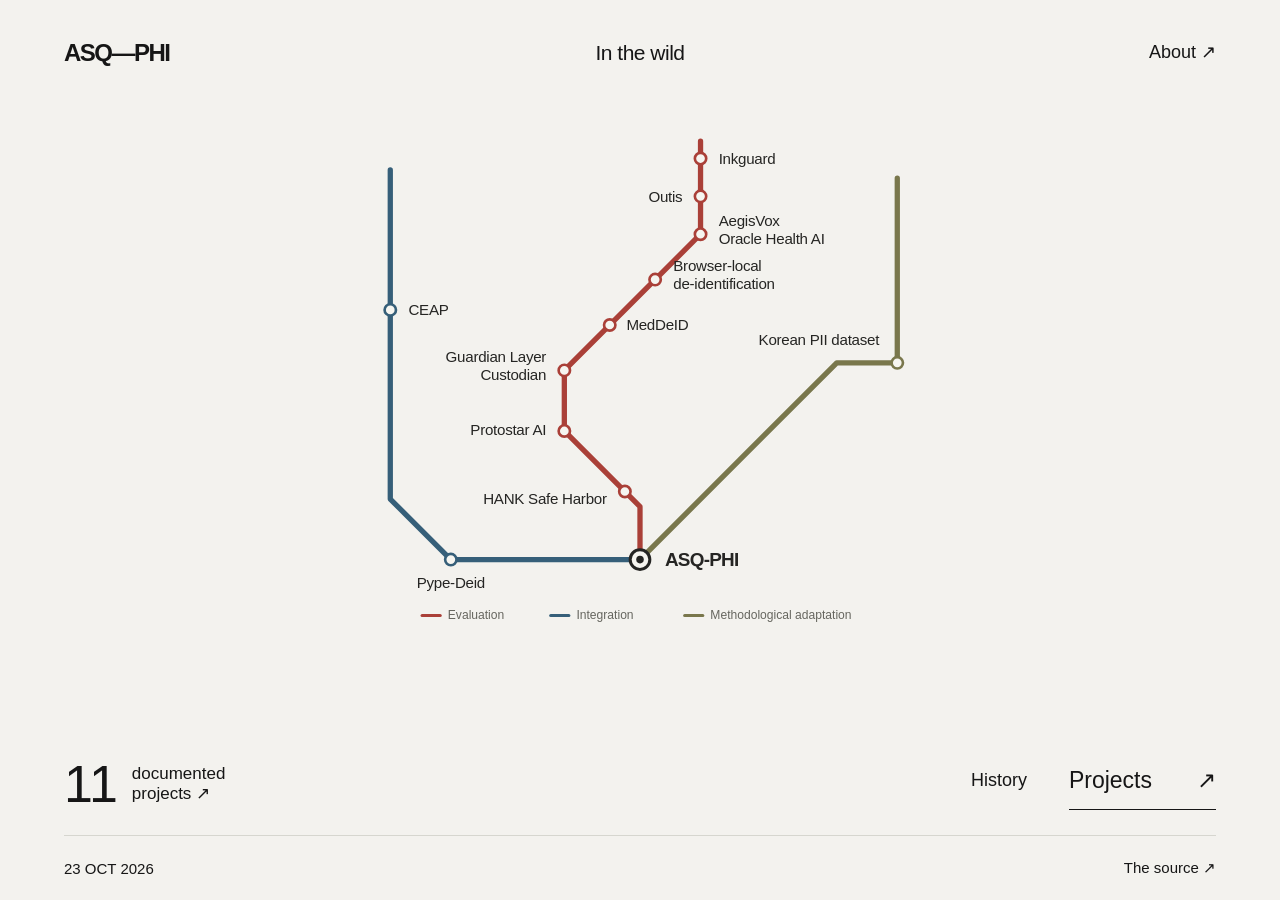
<file: index.html>
<!doctype html>
<html lang="en"><head><meta charset="utf-8"><meta name="viewport" content="width=device-width,initial-scale=1"><meta property="og:title" content="ASQ-PHI — In the Wild"><meta property="og:description" content="A source-linked map of ASQ-PHI research and software reuse."><meta property="og:type" content="website"><meta name="theme-color" content="#f3f2ee"><meta name="description" content="A growing, source-linked record of ASQ-PHI reuse."><title>ASQ-PHI — In the Wild</title><link rel="stylesheet" href="styles.css?v=20261023-2"></head>
<body><a class="skip" href="#evidence">Explore the evidence</a><div class="gallery"><header><a class="wordmark" href="#" aria-label="ASQ-PHI home">ASQ—PHI</a><span class="gallery-title">In the wild</span><button class="quiet" id="about-button">About ↗</button></header><main><div class="artwork" id="artwork"><canvas id="sculpture" aria-label="Eleven documented projects. Select a station for its project and sources." role="img"></canvas><div id="flat-art" hidden aria-hidden="true"></div><div id="art-hover" class="art-hover" aria-live="polite" hidden></div></div><div class="bottom-line"><button id="count-button" class="count-block" aria-label="Explore eleven documented reuse projects"><strong id="project-count">11</strong><span>documented<br>projects ↗</span></button><div class="bottom-actions"><button class="quiet" id="history-button">History</button><button class="evidence-button" id="evidence">Projects <span>↗</span></button></div></div></main><footer><span id="as-of">23 OCT 2026</span><a href="https://github.com/JamesWeatherhead/asq-phi">The source ↗</a></footer></div><dialog id="panel" aria-labelledby="panel-title"><div class="panel-top"><button id="panel-back" class="quiet" hidden>← Projects</button><span id="panel-kicker">THE RECORD</span><button id="panel-close" aria-label="Close panel">×</button></div><div id="panel-body"></div></dialog><noscript><div class="no-script">Explore the <a href="audit-report.html">research record and sources</a>.</div></noscript><script type="module" src="app.js?v=20261023-2"></script></body></html>
</file>
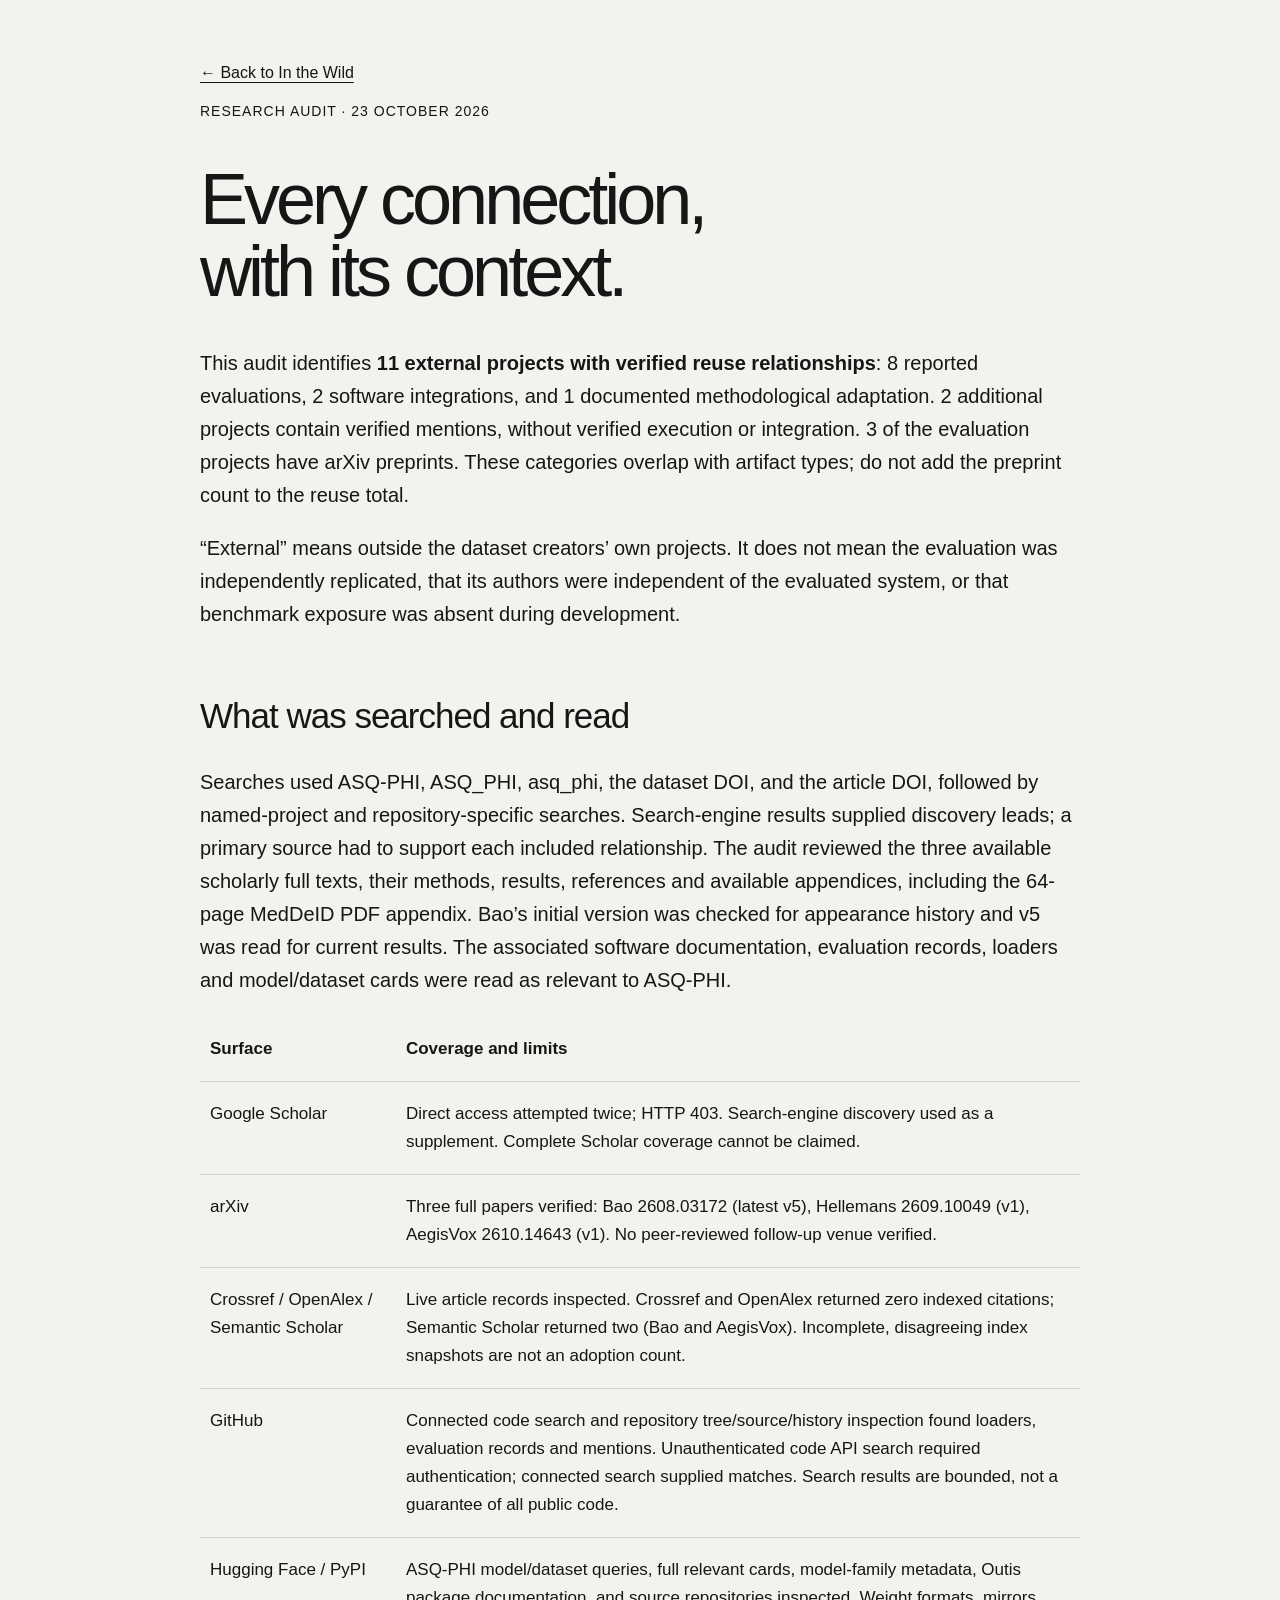
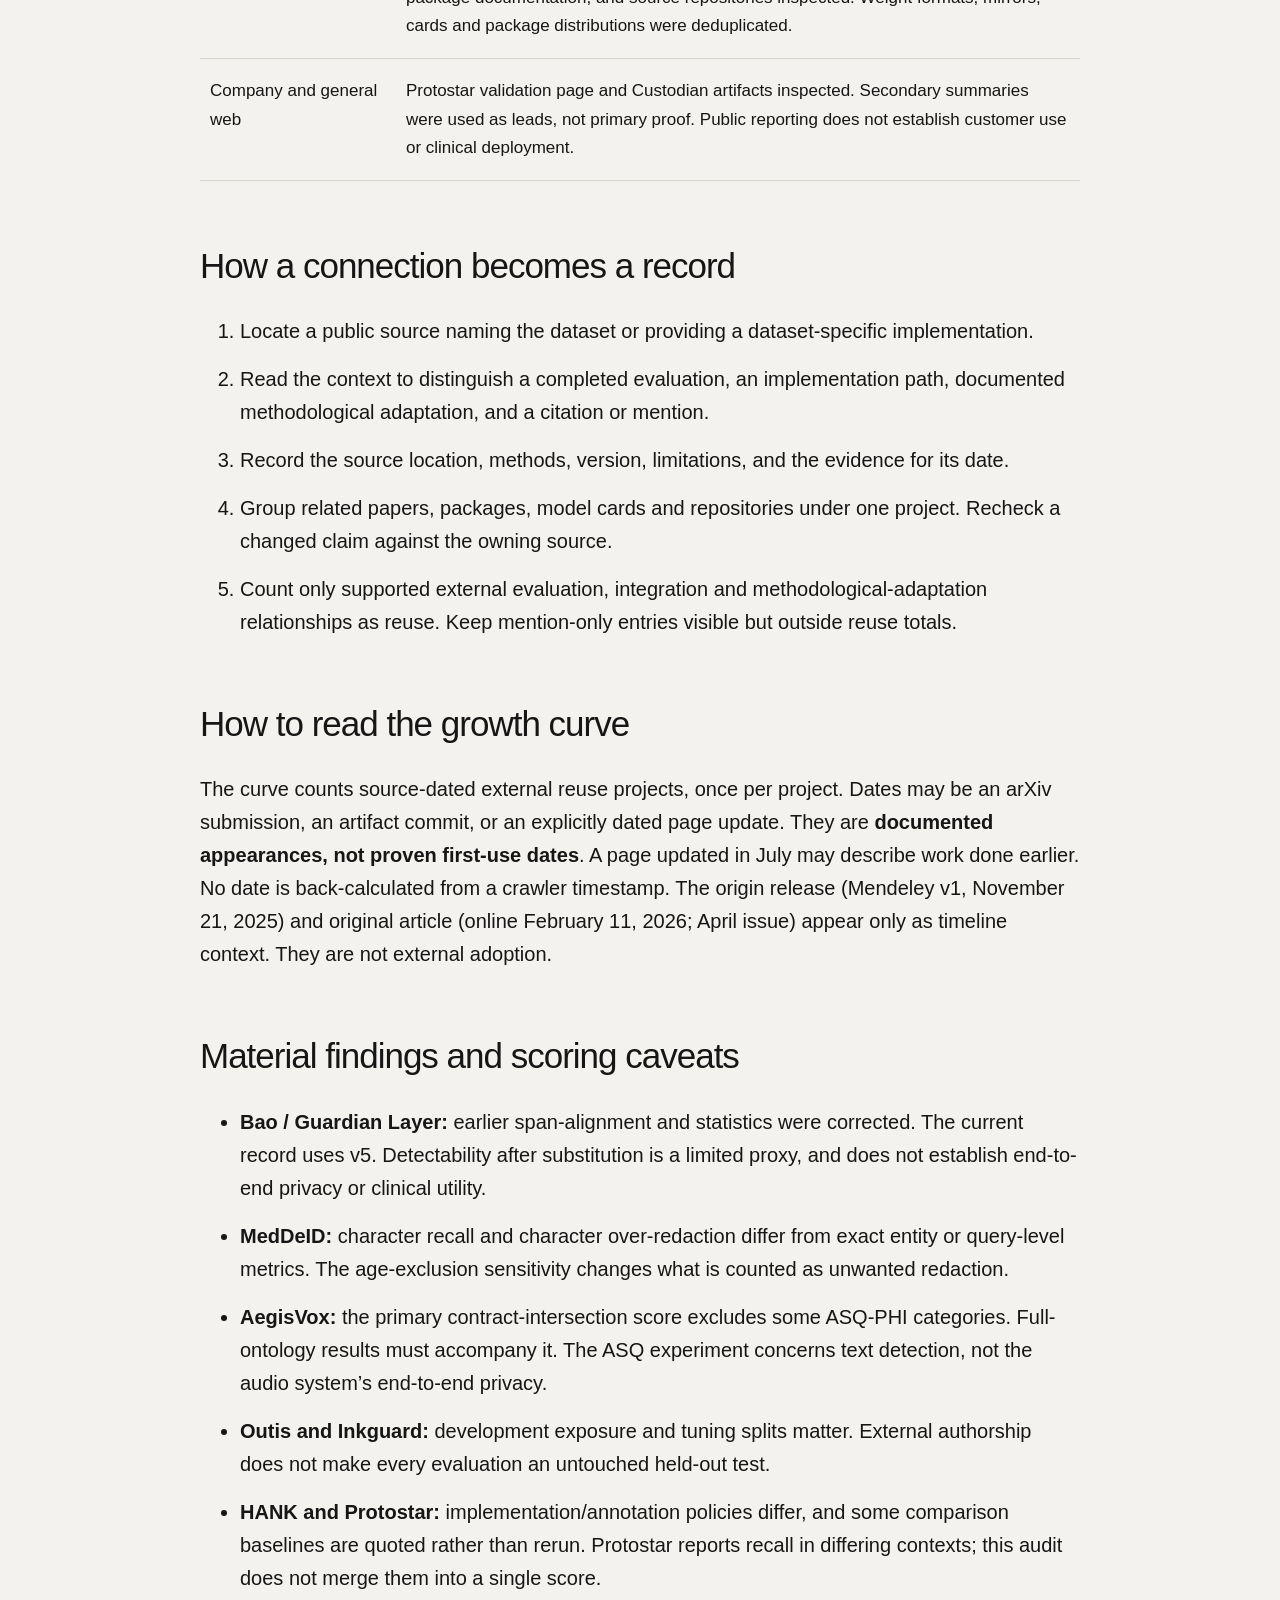
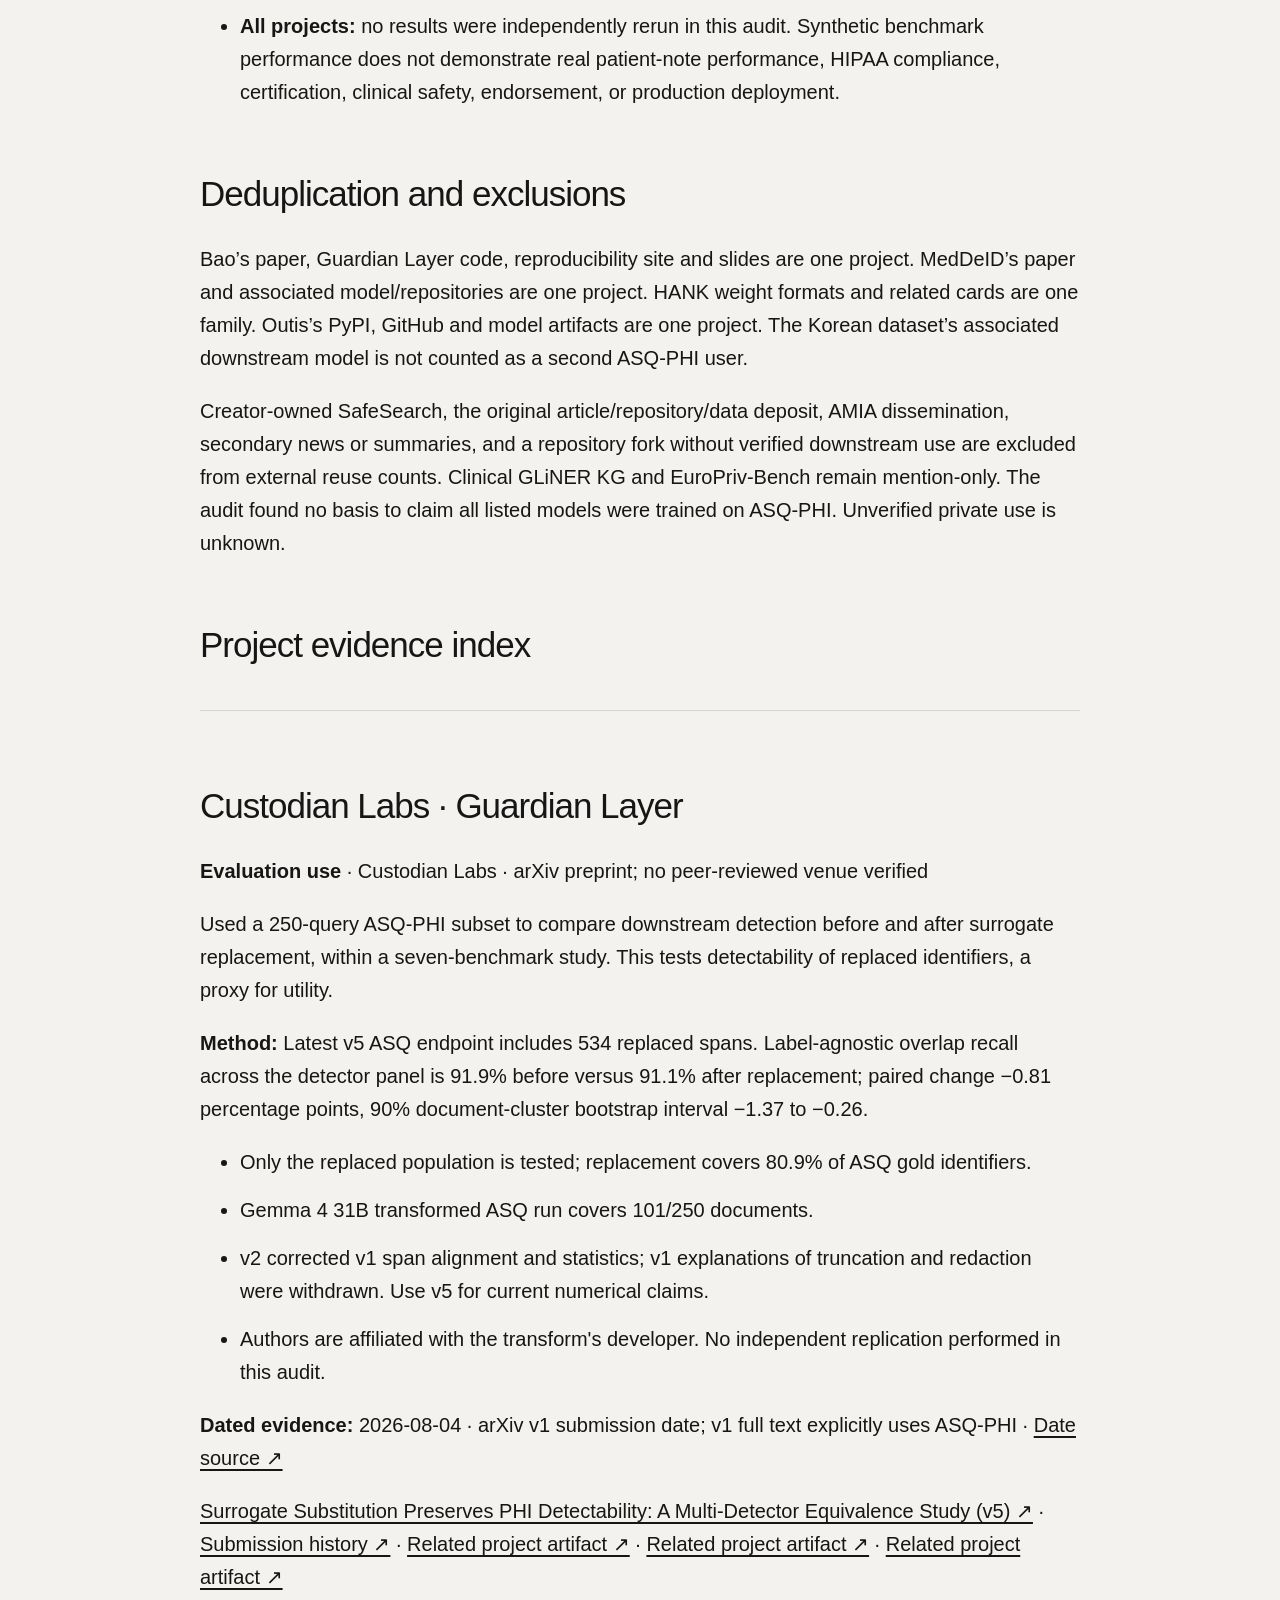
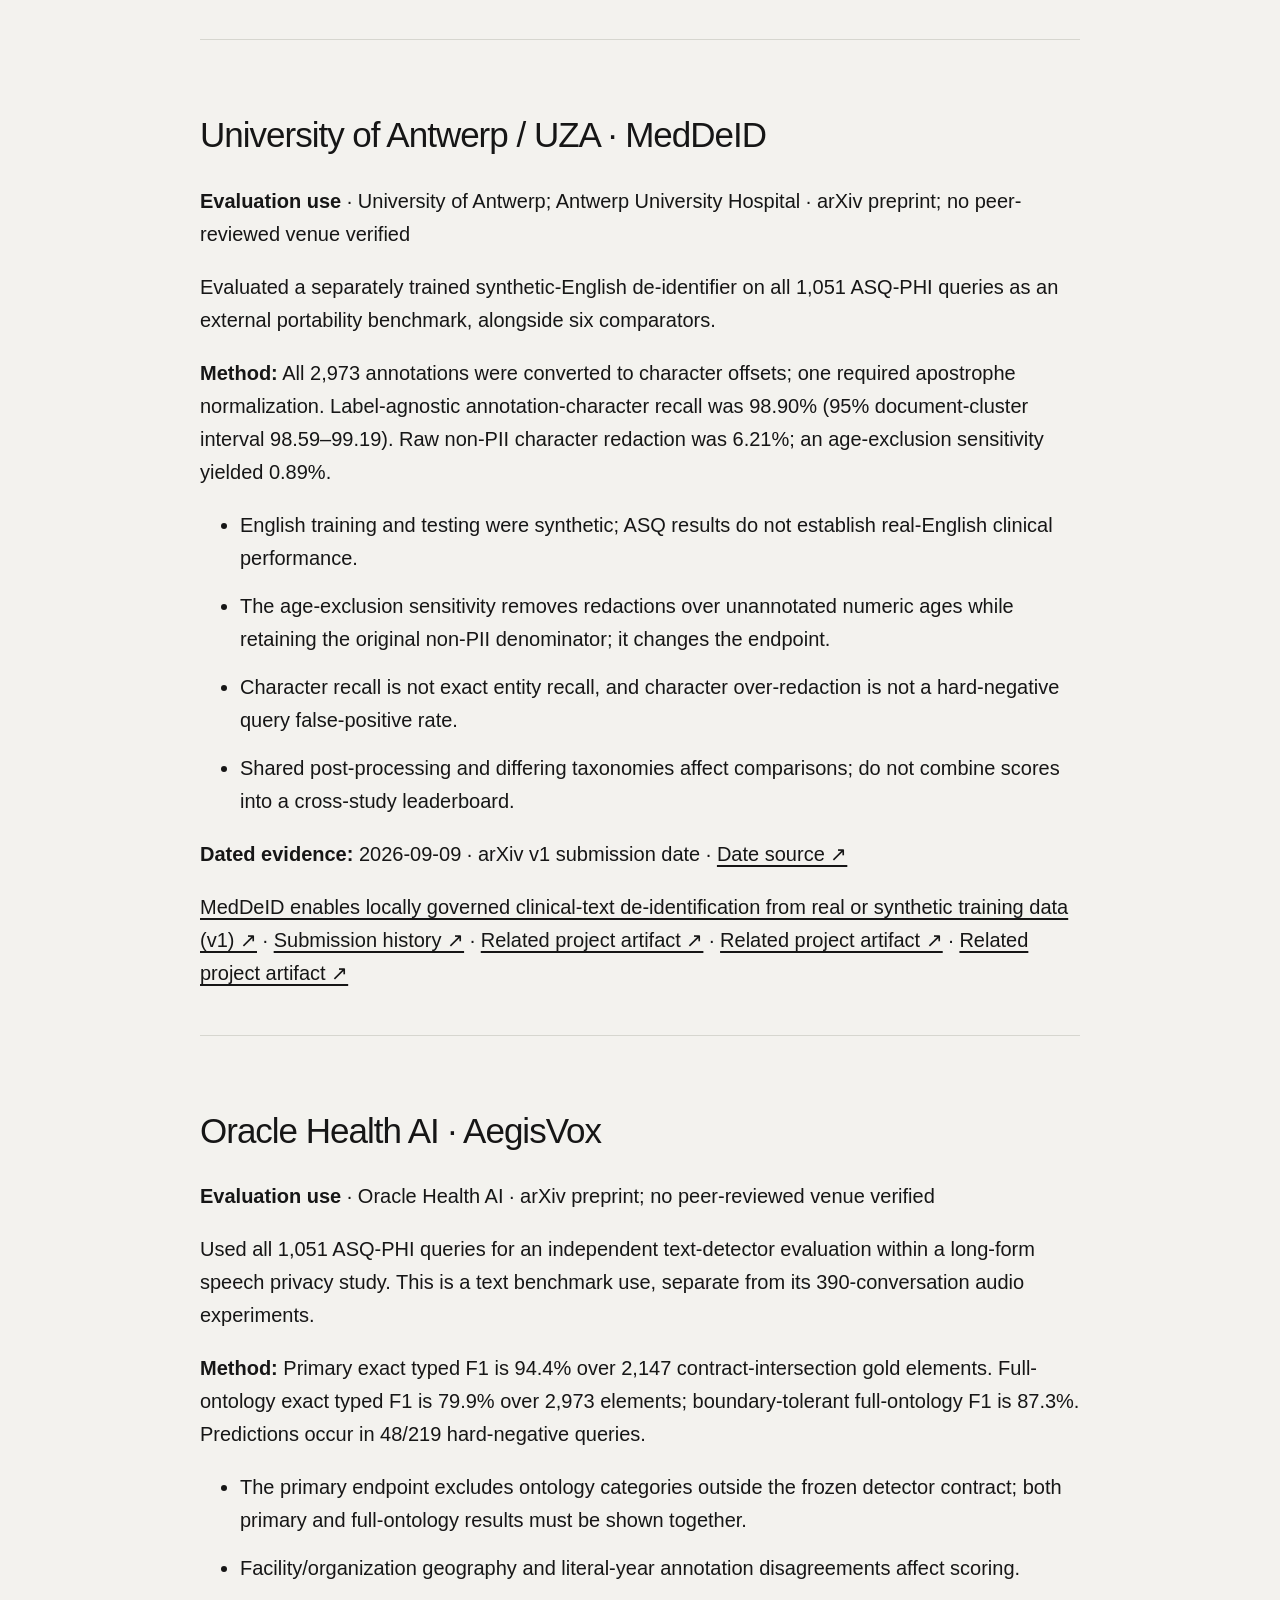
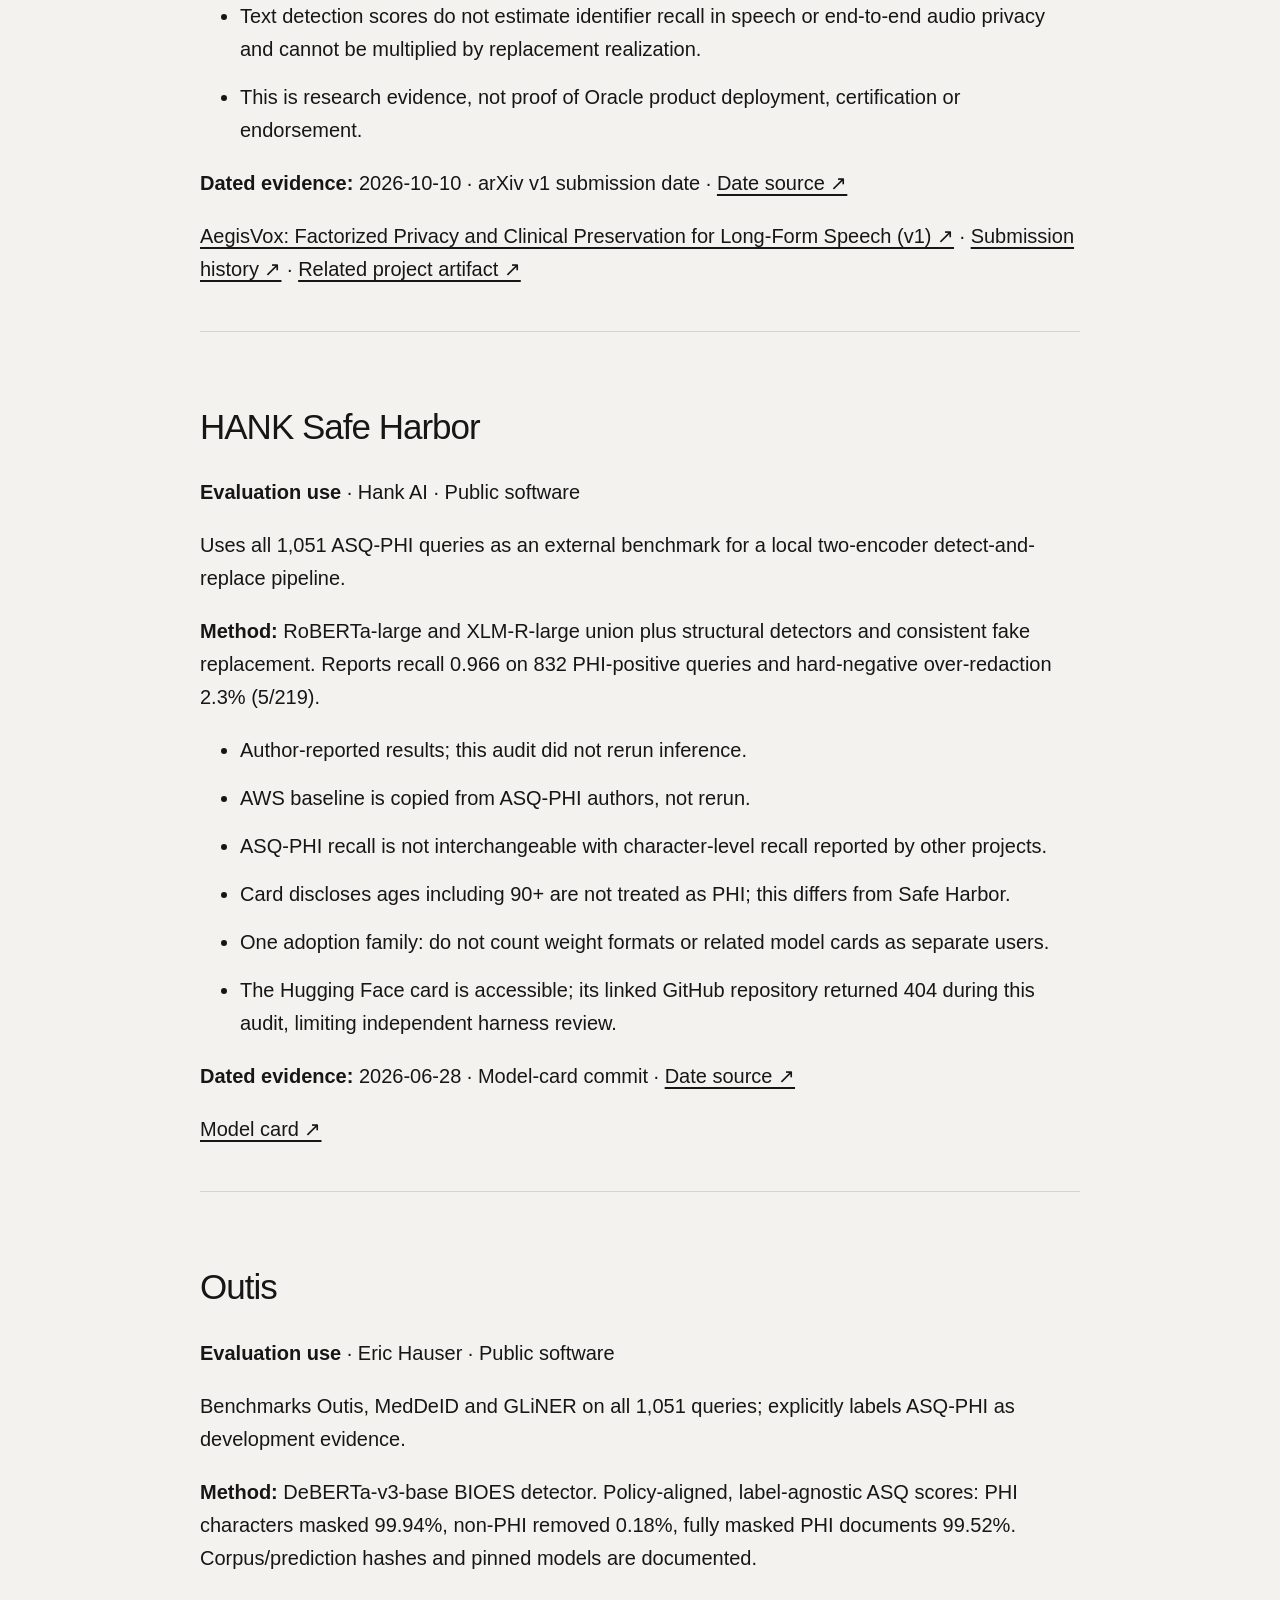
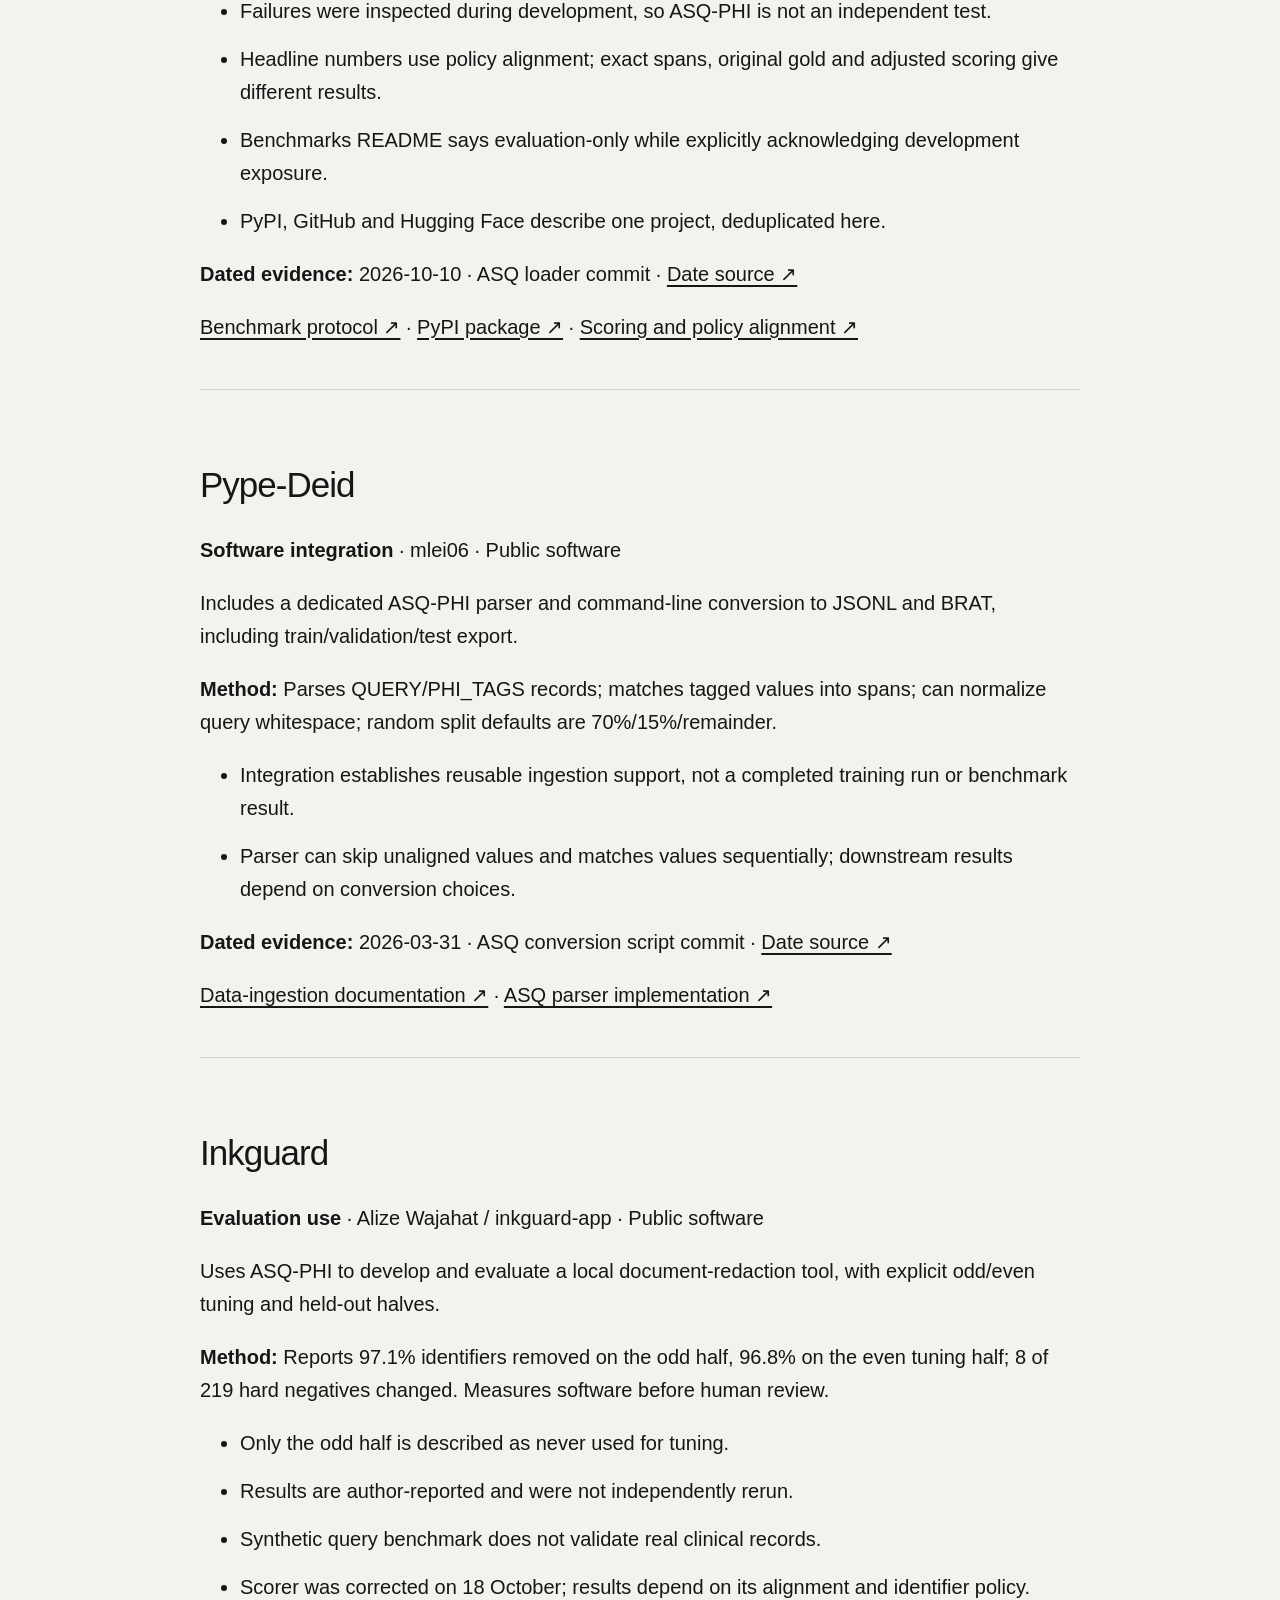
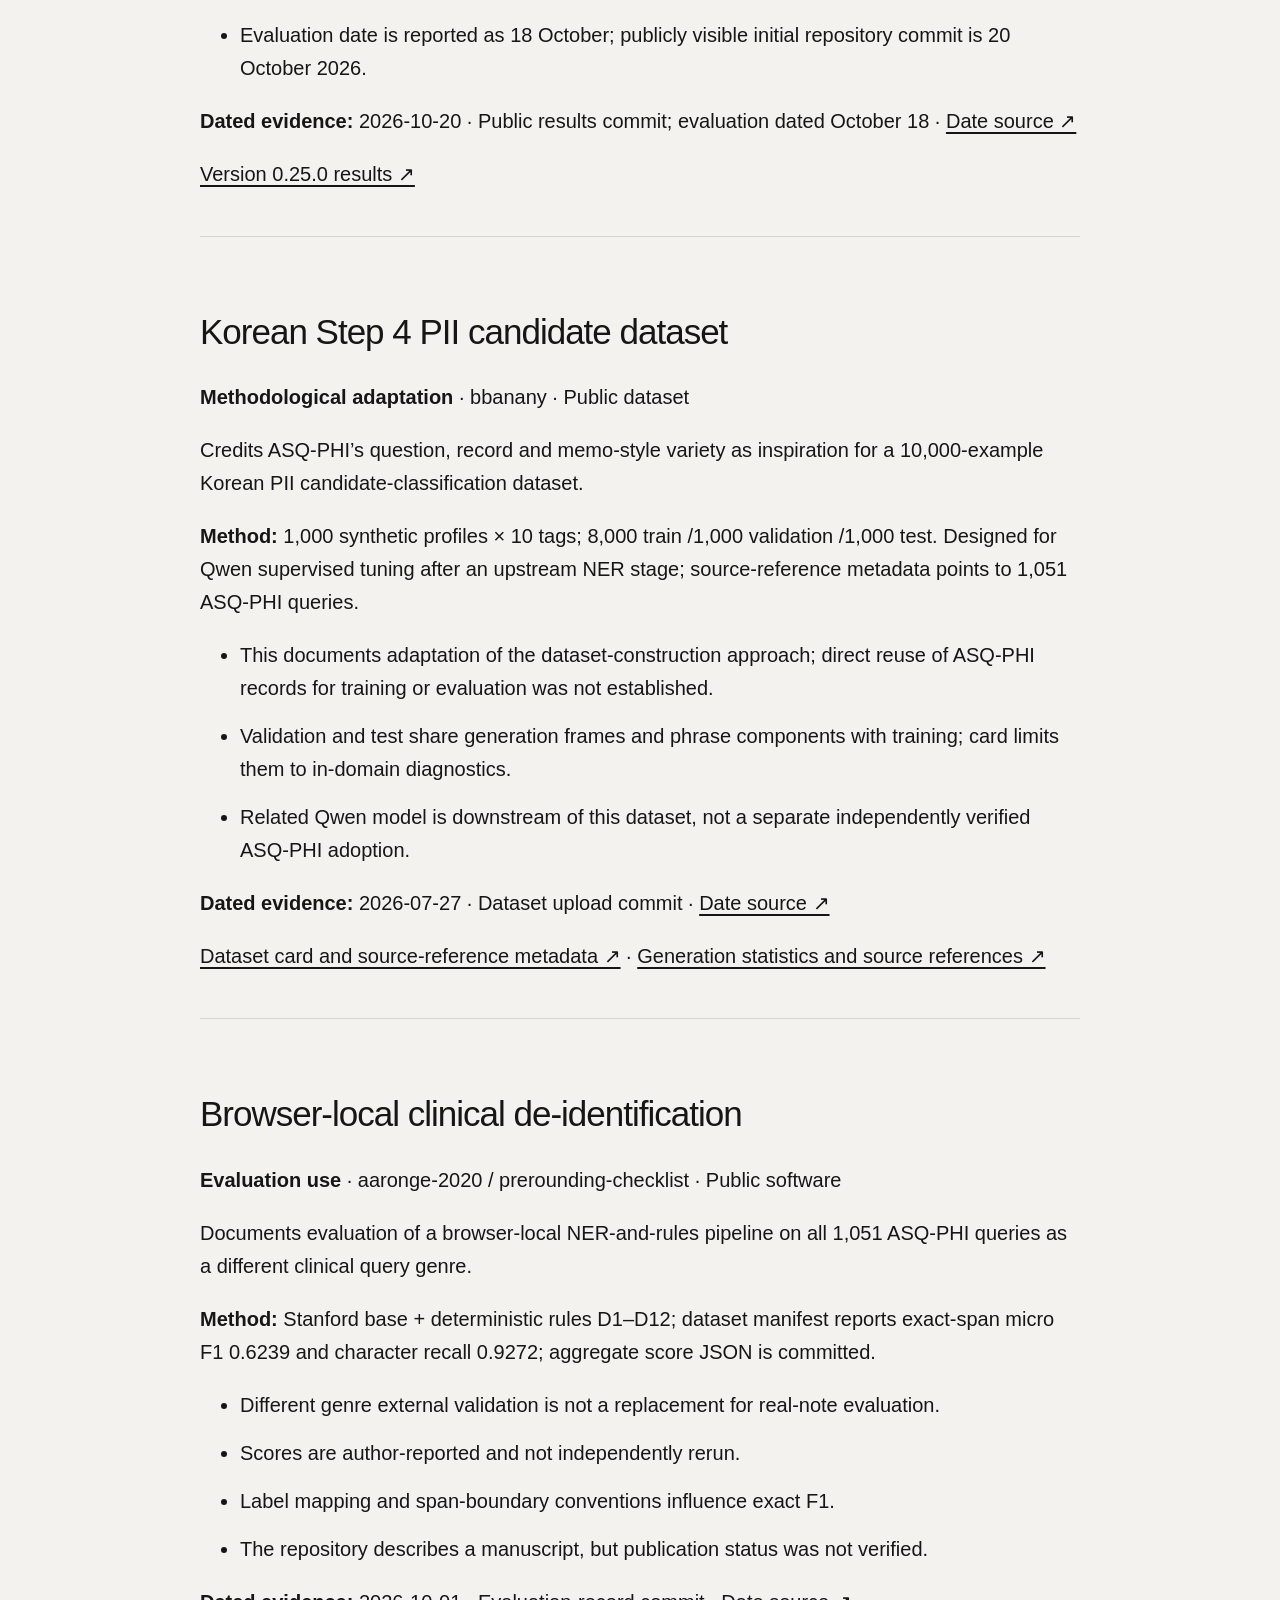
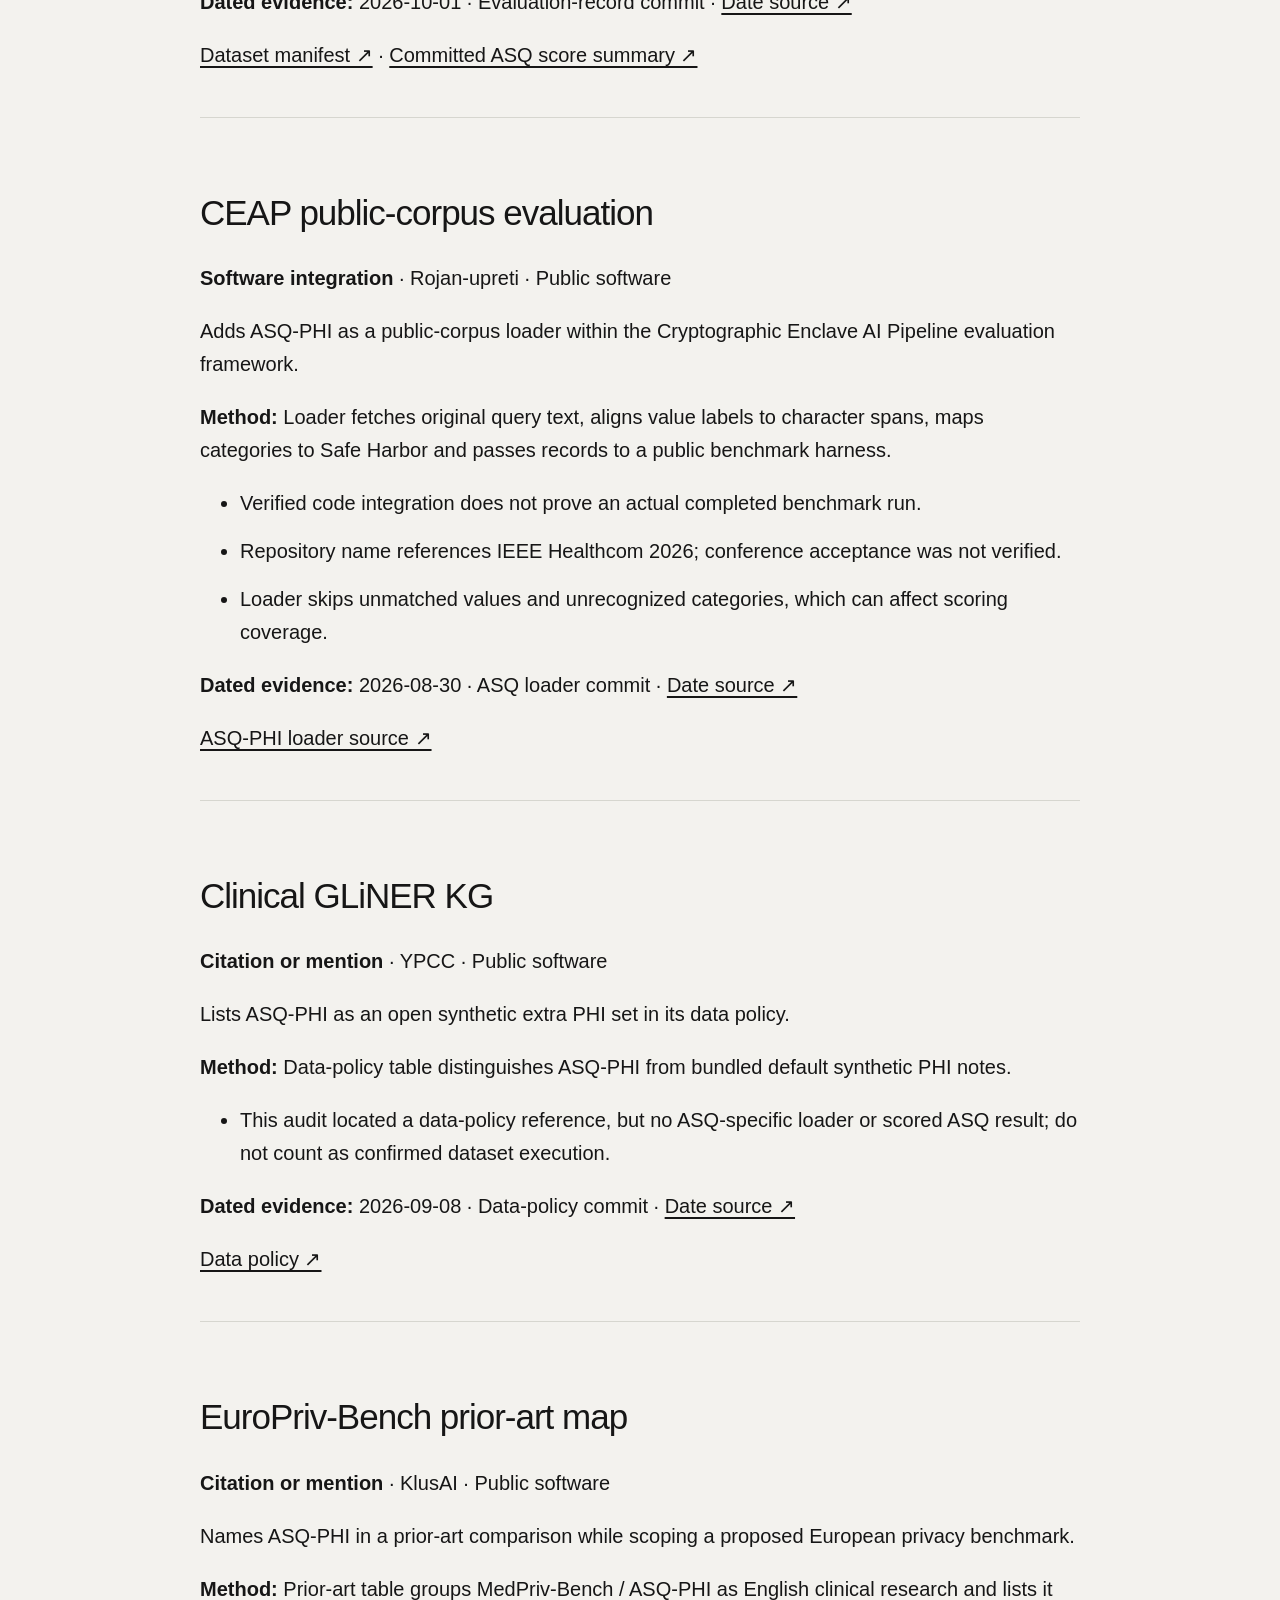
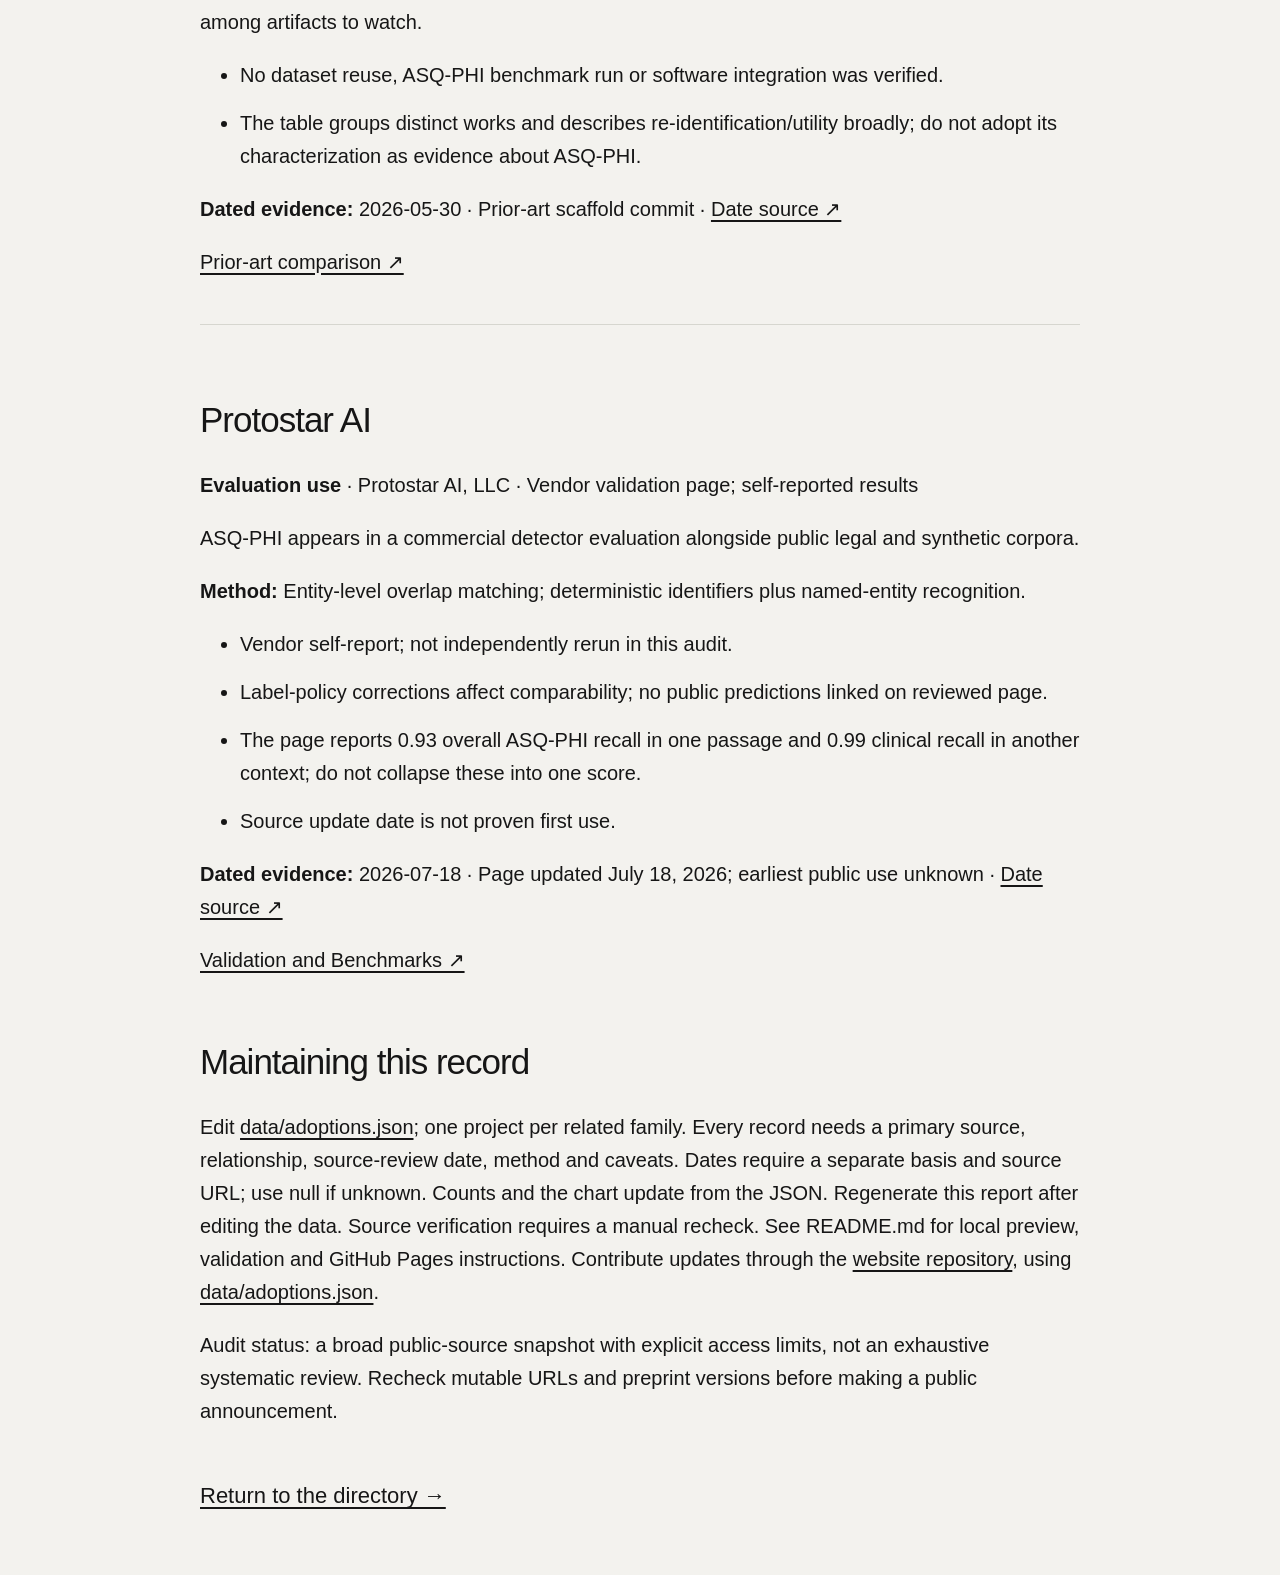
<file: audit-report.html>
<!doctype html><html lang="en"><head><meta charset="utf-8"><meta name="viewport" content="width=device-width,initial-scale=1"><title>Audit &amp; sources — ASQ-PHI In the Wild · 23 October 2026</title><link rel="stylesheet" href="styles.css"></head><body><main class="report"><a class="text-link" href="index.html">← Back to In the Wild</a><p class="eyebrow">RESEARCH AUDIT · 23 OCTOBER 2026</p><h1>Every connection,<br>with its context.</h1><p>This audit identifies <b>11 external projects with verified reuse relationships</b>: 8 reported evaluations, 2 software integrations, and 1 documented methodological adaptation. 2 additional projects contain verified mentions, without verified execution or integration. 3 of the evaluation projects have arXiv preprints. These categories overlap with artifact types; do not add the preprint count to the reuse total.</p><p>“External” means outside the dataset creators’ own projects. It does not mean the evaluation was independently replicated, that its authors were independent of the evaluated system, or that benchmark exposure was absent during development.</p><h2>What was searched and read</h2><p>Searches used ASQ-PHI, ASQ_PHI, asq_phi, the dataset DOI, and the article DOI, followed by named-project and repository-specific searches. Search-engine results supplied discovery leads; a primary source had to support each included relationship. The audit reviewed the three available scholarly full texts, their methods, results, references and available appendices, including the 64-page MedDeID PDF appendix. Bao’s initial version was checked for appearance history and v5 was read for current results. The associated software documentation, evaluation records, loaders and model/dataset cards were read as relevant to ASQ-PHI.</p><table><thead><tr><th>Surface</th><th>Coverage and limits</th></tr></thead><tbody><tr><td>Google Scholar</td><td>Direct access attempted twice; HTTP 403. Search-engine discovery used as a supplement. Complete Scholar coverage cannot be claimed.</td></tr><tr><td>arXiv</td><td>Three full papers verified: Bao 2608.03172 (latest v5), Hellemans 2609.10049 (v1), AegisVox 2610.14643 (v1). No peer-reviewed follow-up venue verified.</td></tr><tr><td>Crossref / OpenAlex / Semantic Scholar</td><td>Live article records inspected. Crossref and OpenAlex returned zero indexed citations; Semantic Scholar returned two (Bao and AegisVox). Incomplete, disagreeing index snapshots are not an adoption count.</td></tr><tr><td>GitHub</td><td>Connected code search and repository tree/source/history inspection found loaders, evaluation records and mentions. Unauthenticated code API search required authentication; connected search supplied matches. Search results are bounded, not a guarantee of all public code.</td></tr><tr><td>Hugging Face / PyPI</td><td>ASQ-PHI model/dataset queries, full relevant cards, model-family metadata, Outis package documentation, and source repositories inspected. Weight formats, mirrors, cards and package distributions were deduplicated.</td></tr><tr><td>Company and general web</td><td>Protostar validation page and Custodian artifacts inspected. Secondary summaries were used as leads, not primary proof. Public reporting does not establish customer use or clinical deployment.</td></tr></tbody></table><h2>How a connection becomes a record</h2><ol><li>Locate a public source naming the dataset or providing a dataset-specific implementation.</li><li>Read the context to distinguish a completed evaluation, an implementation path, documented methodological adaptation, and a citation or mention.</li><li>Record the source location, methods, version, limitations, and the evidence for its date.</li><li>Group related papers, packages, model cards and repositories under one project. Recheck a changed claim against the owning source.</li><li>Count only supported external evaluation, integration and methodological-adaptation relationships as reuse. Keep mention-only entries visible but outside reuse totals.</li></ol><h2>How to read the growth curve</h2><p>The curve counts source-dated external reuse projects, once per project. Dates may be an arXiv submission, an artifact commit, or an explicitly dated page update. They are <b>documented appearances, not proven first-use dates</b>. A page updated in July may describe work done earlier. No date is back-calculated from a crawler timestamp. The origin release (Mendeley v1, November 21, 2025) and original article (online February 11, 2026; April issue) appear only as timeline context. They are not external adoption.</p><h2>Material findings and scoring caveats</h2><ul><li><b>Bao / Guardian Layer:</b> earlier span-alignment and statistics were corrected. The current record uses v5. Detectability after substitution is a limited proxy, and does not establish end-to-end privacy or clinical utility.</li><li><b>MedDeID:</b> character recall and character over-redaction differ from exact entity or query-level metrics. The age-exclusion sensitivity changes what is counted as unwanted redaction.</li><li><b>AegisVox:</b> the primary contract-intersection score excludes some ASQ-PHI categories. Full-ontology results must accompany it. The ASQ experiment concerns text detection, not the audio system’s end-to-end privacy.</li><li><b>Outis and Inkguard:</b> development exposure and tuning splits matter. External authorship does not make every evaluation an untouched held-out test.</li><li><b>HANK and Protostar:</b> implementation/annotation policies differ, and some comparison baselines are quoted rather than rerun. Protostar reports recall in differing contexts; this audit does not merge them into a single score.</li><li><b>All projects:</b> no results were independently rerun in this audit. Synthetic benchmark performance does not demonstrate real patient-note performance, HIPAA compliance, certification, clinical safety, endorsement, or production deployment.</li></ul><h2>Deduplication and exclusions</h2><p>Bao’s paper, Guardian Layer code, reproducibility site and slides are one project. MedDeID’s paper and associated model/repositories are one project. HANK weight formats and related cards are one family. Outis’s PyPI, GitHub and model artifacts are one project. The Korean dataset’s associated downstream model is not counted as a second ASQ-PHI user.</p><p>Creator-owned SafeSearch, the original article/repository/data deposit, AMIA dissemination, secondary news or summaries, and a repository fork without verified downstream use are excluded from external reuse counts. Clinical GLiNER KG and EuroPriv-Bench remain mention-only. The audit found no basis to claim all listed models were trained on ASQ-PHI. Unverified private use is unknown.</p><h2>Project evidence index</h2><article id="custodian-bao"><h2>Custodian Labs · Guardian Layer</h2><p><b>Evaluation use</b> · Custodian Labs · arXiv preprint; no peer-reviewed venue verified</p><p>Used a 250-query ASQ-PHI subset to compare downstream detection before and after surrogate replacement, within a seven-benchmark study. This tests detectability of replaced identifiers, a proxy for utility.</p><p><b>Method:</b> Latest v5 ASQ endpoint includes 534 replaced spans. Label-agnostic overlap recall across the detector panel is 91.9% before versus 91.1% after replacement; paired change −0.81 percentage points, 90% document-cluster bootstrap interval −1.37 to −0.26.</p><ul><li>Only the replaced population is tested; replacement covers 80.9% of ASQ gold identifiers.</li><li>Gemma 4 31B transformed ASQ run covers 101/250 documents.</li><li>v2 corrected v1 span alignment and statistics; v1 explanations of truncation and redaction were withdrawn. Use v5 for current numerical claims.</li><li>Authors are affiliated with the transform&#x27;s developer. No independent replication performed in this audit.</li></ul><p><b>Dated evidence:</b> 2026-08-04 · arXiv v1 submission date; v1 full text explicitly uses ASQ-PHI · <a href="https://arxiv.org/abs/2608.03172">Date source ↗</a></p><p><a href="https://arxiv.org/html/2608.03172v5">Surrogate Substitution Preserves PHI Detectability: A Multi-Detector Equivalence Study (v5) ↗</a> · <a href="https://arxiv.org/abs/2608.03172">Submission history ↗</a> · <a href="https://github.com/Custodian-Labs/guardian-layer-phi-benchmark">Related project artifact ↗</a> · <a href="https://custodianai.pages.dev/code">Related project artifact ↗</a> · <a href="https://custodianlabs.pages.dev">Related project artifact ↗</a></p></article><article id="meddeid-hellemans"><h2>University of Antwerp / UZA · MedDeID</h2><p><b>Evaluation use</b> · University of Antwerp; Antwerp University Hospital · arXiv preprint; no peer-reviewed venue verified</p><p>Evaluated a separately trained synthetic-English de-identifier on all 1,051 ASQ-PHI queries as an external portability benchmark, alongside six comparators.</p><p><b>Method:</b> All 2,973 annotations were converted to character offsets; one required apostrophe normalization. Label-agnostic annotation-character recall was 98.90% (95% document-cluster interval 98.59–99.19). Raw non-PII character redaction was 6.21%; an age-exclusion sensitivity yielded 0.89%.</p><ul><li>English training and testing were synthetic; ASQ results do not establish real-English clinical performance.</li><li>The age-exclusion sensitivity removes redactions over unannotated numeric ages while retaining the original non-PII denominator; it changes the endpoint.</li><li>Character recall is not exact entity recall, and character over-redaction is not a hard-negative query false-positive rate.</li><li>Shared post-processing and differing taxonomies affect comparisons; do not combine scores into a cross-study leaderboard.</li></ul><p><b>Dated evidence:</b> 2026-09-09 · arXiv v1 submission date · <a href="https://arxiv.org/abs/2609.10049">Date source ↗</a></p><p><a href="https://arxiv.org/html/2609.10049v1">MedDeID enables locally governed clinical-text de-identification from real or synthetic training data (v1) ↗</a> · <a href="https://arxiv.org/abs/2609.10049">Submission history ↗</a> · <a href="https://huggingface.co/stighellemans/meddeid-english-synth">Related project artifact ↗</a> · <a href="https://github.com/stighellemans/deid-battery">Related project artifact ↗</a> · <a href="https://github.com/stighellemans/meddeid-suite">Related project artifact ↗</a></p></article><article id="oracle-aegisvox"><h2>Oracle Health AI · AegisVox</h2><p><b>Evaluation use</b> · Oracle Health AI · arXiv preprint; no peer-reviewed venue verified</p><p>Used all 1,051 ASQ-PHI queries for an independent text-detector evaluation within a long-form speech privacy study. This is a text benchmark use, separate from its 390-conversation audio experiments.</p><p><b>Method:</b> Primary exact typed F1 is 94.4% over 2,147 contract-intersection gold elements. Full-ontology exact typed F1 is 79.9% over 2,973 elements; boundary-tolerant full-ontology F1 is 87.3%. Predictions occur in 48/219 hard-negative queries.</p><ul><li>The primary endpoint excludes ontology categories outside the frozen detector contract; both primary and full-ontology results must be shown together.</li><li>Facility/organization geography and literal-year annotation disagreements affect scoring.</li><li>Text detection scores do not estimate identifier recall in speech or end-to-end audio privacy and cannot be multiplied by replacement realization.</li><li>This is research evidence, not proof of Oracle product deployment, certification or endorsement.</li></ul><p><b>Dated evidence:</b> 2026-10-10 · arXiv v1 submission date · <a href="https://arxiv.org/abs/2610.14643">Date source ↗</a></p><p><a href="https://arxiv.org/html/2610.14643v1">AegisVox: Factorized Privacy and Clinical Preservation for Long-Form Speech (v1) ↗</a> · <a href="https://arxiv.org/abs/2610.14643">Submission history ↗</a> · <a href="https://github.com/spraphul/aegisvox">Related project artifact ↗</a></p></article><article id="hank-safe-harbor"><h2>HANK Safe Harbor</h2><p><b>Evaluation use</b> · Hank AI · Public software</p><p>Uses all 1,051 ASQ-PHI queries as an external benchmark for a local two-encoder detect-and-replace pipeline.</p><p><b>Method:</b> RoBERTa-large and XLM-R-large union plus structural detectors and consistent fake replacement. Reports recall 0.966 on 832 PHI-positive queries and hard-negative over-redaction 2.3% (5/219).</p><ul><li>Author-reported results; this audit did not rerun inference.</li><li>AWS baseline is copied from ASQ-PHI authors, not rerun.</li><li>ASQ-PHI recall is not interchangeable with character-level recall reported by other projects.</li><li>Card discloses ages including 90+ are not treated as PHI; this differs from Safe Harbor.</li><li>One adoption family: do not count weight formats or related model cards as separate users.</li><li>The Hugging Face card is accessible; its linked GitHub repository returned 404 during this audit, limiting independent harness review.</li></ul><p><b>Dated evidence:</b> 2026-06-28 · Model-card commit · <a href="https://huggingface.co/hank-ai/hank-safe-harbor/commit/68983f1da2460444a8b4d62995b7ed4eed99b703">Date source ↗</a></p><p><a href="https://huggingface.co/hank-ai/hank-safe-harbor">Model card ↗</a></p></article><article id="outis"><h2>Outis</h2><p><b>Evaluation use</b> · Eric Hauser · Public software</p><p>Benchmarks Outis, MedDeID and GLiNER on all 1,051 queries; explicitly labels ASQ-PHI as development evidence.</p><p><b>Method:</b> DeBERTa-v3-base BIOES detector. Policy-aligned, label-agnostic ASQ scores: PHI characters masked 99.94%, non-PHI removed 0.18%, fully masked PHI documents 99.52%. Corpus/prediction hashes and pinned models are documented.</p><ul><li>Failures were inspected during development, so ASQ-PHI is not an independent test.</li><li>Headline numbers use policy alignment; exact spans, original gold and adjusted scoring give different results.</li><li>Benchmarks README says evaluation-only while explicitly acknowledging development exposure.</li><li>PyPI, GitHub and Hugging Face describe one project, deduplicated here.</li></ul><p><b>Dated evidence:</b> 2026-10-10 · ASQ loader commit · <a href="https://github.com/ewhauser/outis/commit/6ce7fb336d57b05e7f8e584c151555cb03f48054">Date source ↗</a></p><p><a href="https://github.com/ewhauser/outis/blob/main/benchmarks/README.md">Benchmark protocol ↗</a> · <a href="https://pypi.org/project/outis/">PyPI package ↗</a> · <a href="https://github.com/ewhauser/outis/blob/main/docs/external-verification.md">Scoring and policy alignment ↗</a></p></article><article id="pype-deid"><h2>Pype-Deid</h2><p><b>Software integration</b> · mlei06 · Public software</p><p>Includes a dedicated ASQ-PHI parser and command-line conversion to JSONL and BRAT, including train/validation/test export.</p><p><b>Method:</b> Parses QUERY/PHI_TAGS records; matches tagged values into spans; can normalize query whitespace; random split defaults are 70%/15%/remainder.</p><ul><li>Integration establishes reusable ingestion support, not a completed training run or benchmark result.</li><li>Parser can skip unaligned values and matches values sequentially; downstream results depend on conversion choices.</li></ul><p><b>Dated evidence:</b> 2026-03-31 · ASQ conversion script commit · <a href="https://github.com/mlei06/Pype-Deid/commit/be1740305b57c3d10729bee063f608f0956f31e3">Date source ↗</a></p><p><a href="https://github.com/mlei06/Pype-Deid/blob/main/docs/data-ingestion.md">Data-ingestion documentation ↗</a> · <a href="https://github.com/mlei06/Pype-Deid/blob/main/src/pypedeid/ingest/asq_phi.py">ASQ parser implementation ↗</a></p></article><article id="inkguard"><h2>Inkguard</h2><p><b>Evaluation use</b> · Alize Wajahat / inkguard-app · Public software</p><p>Uses ASQ-PHI to develop and evaluate a local document-redaction tool, with explicit odd/even tuning and held-out halves.</p><p><b>Method:</b> Reports 97.1% identifiers removed on the odd half, 96.8% on the even tuning half; 8 of 219 hard negatives changed. Measures software before human review.</p><ul><li>Only the odd half is described as never used for tuning.</li><li>Results are author-reported and were not independently rerun.</li><li>Synthetic query benchmark does not validate real clinical records.</li><li>Scorer was corrected on 18 October; results depend on its alignment and identifier policy.</li><li>Evaluation date is reported as 18 October; publicly visible initial repository commit is 20 October 2026.</li></ul><p><b>Dated evidence:</b> 2026-10-20 · Public results commit; evaluation dated October 18 · <a href="https://github.com/inkguard-app/inkguard/commit/23626637759870199b1c01ec6f171fc2c15ac147">Date source ↗</a></p><p><a href="https://github.com/inkguard-app/inkguard/blob/main/benchmark/RESULTS.md">Version 0.25.0 results ↗</a></p></article><article id="korean-step4"><h2>Korean Step 4 PII candidate dataset</h2><p><b>Methodological adaptation</b> · bbanany · Public dataset</p><p>Credits ASQ-PHI’s question, record and memo-style variety as inspiration for a 10,000-example Korean PII candidate-classification dataset.</p><p><b>Method:</b> 1,000 synthetic profiles × 10 tags; 8,000 train /1,000 validation /1,000 test. Designed for Qwen supervised tuning after an upstream NER stage; source-reference metadata points to 1,051 ASQ-PHI queries.</p><ul><li>This documents adaptation of the dataset-construction approach; direct reuse of ASQ-PHI records for training or evaluation was not established.</li><li>Validation and test share generation frames and phrase components with training; card limits them to in-domain diagnostics.</li><li>Related Qwen model is downstream of this dataset, not a separate independently verified ASQ-PHI adoption.</li></ul><p><b>Dated evidence:</b> 2026-07-27 · Dataset upload commit · <a href="https://huggingface.co/datasets/bbanany/step4_sllm_v2/commit/97c702e57352569c8c0b969c67ffbb5daafe28bc">Date source ↗</a></p><p><a href="https://huggingface.co/datasets/bbanany/step4_sllm_v2">Dataset card and source-reference metadata ↗</a> · <a href="https://huggingface.co/datasets/bbanany/step4_sllm_v2/blob/main/step4_final_10000_statistics.json">Generation statistics and source references ↗</a></p></article><article id="browser-local-deid"><h2>Browser-local clinical de-identification</h2><p><b>Evaluation use</b> · aaronge-2020 / prerounding-checklist · Public software</p><p>Documents evaluation of a browser-local NER-and-rules pipeline on all 1,051 ASQ-PHI queries as a different clinical query genre.</p><p><b>Method:</b> Stanford base + deterministic rules D1–D12; dataset manifest reports exact-span micro F1 0.6239 and character recall 0.9272; aggregate score JSON is committed.</p><ul><li>Different genre external validation is not a replacement for real-note evaluation.</li><li>Scores are author-reported and not independently rerun.</li><li>Label mapping and span-boundary conventions influence exact F1.</li><li>The repository describes a manuscript, but publication status was not verified.</li></ul><p><b>Dated evidence:</b> 2026-10-01 · Evaluation-record commit · <a href="https://github.com/aaronge-2020/prerounding-checklist/commit/82a746323e27d430237ecf8e5db6fbd8b9e5ca38">Date source ↗</a></p><p><a href="https://github.com/aaronge-2020/prerounding-checklist/blob/main/docs/deidentification/DATA.md">Dataset manifest ↗</a> · <a href="https://github.com/aaronge-2020/prerounding-checklist/blob/main/docs/deidentification/external/asqphi_scores.json">Committed ASQ score summary ↗</a></p></article><article id="ceap"><h2>CEAP public-corpus evaluation</h2><p><b>Software integration</b> · Rojan-upreti · Public software</p><p>Adds ASQ-PHI as a public-corpus loader within the Cryptographic Enclave AI Pipeline evaluation framework.</p><p><b>Method:</b> Loader fetches original query text, aligns value labels to character spans, maps categories to Safe Harbor and passes records to a public benchmark harness.</p><ul><li>Verified code integration does not prove an actual completed benchmark run.</li><li>Repository name references IEEE Healthcom 2026; conference acceptance was not verified.</li><li>Loader skips unmatched values and unrecognized categories, which can affect scoring coverage.</li></ul><p><b>Dated evidence:</b> 2026-08-30 · ASQ loader commit · <a href="https://github.com/Rojan-upreti/IEEE_Healthcom_2026/commit/08f0f4eca2b4f7c9fd3b72963ab28cc60112afb7">Date source ↗</a></p><p><a href="https://github.com/Rojan-upreti/IEEE_Healthcom_2026/blob/main/backend/eval/asq_phi.py">ASQ-PHI loader source ↗</a></p></article><article id="clinical-gliner-kg"><h2>Clinical GLiNER KG</h2><p><b>Citation or mention</b> · YPCC · Public software</p><p>Lists ASQ-PHI as an open synthetic extra PHI set in its data policy.</p><p><b>Method:</b> Data-policy table distinguishes ASQ-PHI from bundled default synthetic PHI notes.</p><ul><li>This audit located a data-policy reference, but no ASQ-specific loader or scored ASQ result; do not count as confirmed dataset execution.</li></ul><p><b>Dated evidence:</b> 2026-09-08 · Data-policy commit · <a href="https://github.com/YPCC/clinical-gliner-kg/commit/73985960f654e7630a497588a04a5661fd400ca6">Date source ↗</a></p><p><a href="https://github.com/YPCC/clinical-gliner-kg/blob/main/docs/data-policy.md">Data policy ↗</a></p></article><article id="europriv-bench"><h2>EuroPriv-Bench prior-art map</h2><p><b>Citation or mention</b> · KlusAI · Public software</p><p>Names ASQ-PHI in a prior-art comparison while scoping a proposed European privacy benchmark.</p><p><b>Method:</b> Prior-art table groups MedPriv-Bench / ASQ-PHI as English clinical research and lists it among artifacts to watch.</p><ul><li>No dataset reuse, ASQ-PHI benchmark run or software integration was verified.</li><li>The table groups distinct works and describes re-identification/utility broadly; do not adopt its characterization as evidence about ASQ-PHI.</li></ul><p><b>Dated evidence:</b> 2026-05-30 · Prior-art scaffold commit · <a href="https://github.com/klusai/europriv-bench/commit/88ee75cbbe8c1990711ba4daa5702b73d9054dad">Date source ↗</a></p><p><a href="https://github.com/klusai/europriv-bench/blob/main/docs/prior-art.md">Prior-art comparison ↗</a></p></article><article id="protostar-ai"><h2>Protostar AI</h2><p><b>Evaluation use</b> · Protostar AI, LLC · Vendor validation page; self-reported results</p><p>ASQ-PHI appears in a commercial detector evaluation alongside public legal and synthetic corpora.</p><p><b>Method:</b> Entity-level overlap matching; deterministic identifiers plus named-entity recognition.</p><ul><li>Vendor self-report; not independently rerun in this audit.</li><li>Label-policy corrections affect comparability; no public predictions linked on reviewed page.</li><li>The page reports 0.93 overall ASQ-PHI recall in one passage and 0.99 clinical recall in another context; do not collapse these into one score.</li><li>Source update date is not proven first use.</li></ul><p><b>Dated evidence:</b> 2026-07-18 · Page updated July 18, 2026; earliest public use unknown · <a href="https://protostarai.com/validation.html">Date source ↗</a></p><p><a href="https://protostarai.com/validation.html">Validation and Benchmarks ↗</a></p></article><h2>Maintaining this record</h2><p>Edit <a href="data/adoptions.json">data/adoptions.json</a>; one project per related family. Every record needs a primary source, relationship, source-review date, method and caveats. Dates require a separate basis and source URL; use null if unknown. Counts and the chart update from the JSON. Regenerate this report after editing the data. Source verification requires a manual recheck. See README.md for local preview, validation and GitHub Pages instructions. Contribute updates through the <a href="https://github.com/JamesWeatherhead/asq-phi-in-the-wild">website repository</a>, using <a href="https://github.com/JamesWeatherhead/asq-phi-in-the-wild/blob/main/data/adoptions.json">data/adoptions.json</a>.</p><p>Audit status: a broad public-source snapshot with explicit access limits, not an exhaustive systematic review. Recheck mutable URLs and preprint versions before making a public announcement.</p><a class="button" href="index.html">Return to the directory →</a></main></body></html>
</file>
<file: styles.css>
:root{--paper:#f3f2ee;--ink:#161616;--muted:#676762;--line:#d6d6cf;--accent:#d9502c;--font:'Helvetica Neue',Helvetica,Arial,sans-serif}*{box-sizing:border-box}html{background:var(--paper);color:var(--ink);font-family:var(--font);-webkit-font-smoothing:antialiased}body{margin:0}button,input,select{font:inherit;color:inherit}button,a{-webkit-tap-highlight-color:transparent;touch-action:manipulation}button{cursor:pointer}button{border:0;background:none;padding:0}a{color:inherit;text-decoration:none}a:hover{text-decoration:underline;text-underline-offset:5px}button:focus-visible,a:focus-visible,input:focus-visible,select:focus-visible{outline:2px solid var(--ink);outline-offset:6px}.skip{position:fixed;top:-70px;left:20px;background:var(--ink);color:var(--paper);padding:12px;z-index:10}.skip:focus{top:12px}.gallery{height:100svh;min-height:700px;display:flex;flex-direction:column;padding:0 5vw;overflow:hidden}header{height:105px;flex-shrink:0;display:flex;align-items:center;justify-content:space-between}.wordmark{font-size:24px;font-weight:600;letter-spacing:-1.5px}.quiet{font-size:18px;line-height:1.4}.quiet:hover{text-decoration:underline;text-underline-offset:5px}main{position:relative;flex:1;min-height:0}.title-block{position:absolute;top:7%;left:0;z-index:1;pointer-events:none}.edition{font-size:12px;font-weight:500;letter-spacing:1px;margin:0 0 30px}h1{font-size:clamp(90px,10.8vw,180px);font-weight:500;line-height:.84;letter-spacing:-.075em;margin:0 0 35px}h1 span{color:var(--accent)}.subtitle{font-size:24px;line-height:1.25;letter-spacing:-.6px;margin:0}.artwork{position:absolute;left:31%;right:-3%;top:-3%;bottom:10%;min-height:380px;user-select:none}#sculpture{display:block;width:100%;height:100%;outline:none;touch-action:pan-y}#sculpture.turning{cursor:grab;touch-action:none}#sculpture.dragging{cursor:grabbing}.art-controls{position:absolute;bottom:20px;left:50%;transform:translateX(-50%);display:flex;gap:24px;white-space:nowrap}.art-controls .quiet{font-size:16px;color:var(--muted)}.art-hover{position:absolute;left:50%;bottom:68px;transform:translateX(-50%);font-size:18px;line-height:1.25;text-align:center;margin:0;pointer-events:none;width:90%;min-height:23px}.bottom-line{position:absolute;bottom:20px;left:0;right:0;display:flex;align-items:end;justify-content:space-between}.count-block{display:flex;gap:18px;align-items:center;text-align:left}.count-block strong{font-size:60px;line-height:1;font-weight:400;letter-spacing:-4px}.count-block span{font-size:17px;line-height:1.2}.count-block:hover span{text-decoration:underline;text-underline-offset:4px}.bottom-actions{display:flex;gap:42px;align-items:center}.evidence-button{font-size:23px;display:flex;align-items:center;gap:45px;border-bottom:1px solid var(--ink);padding:15px 0}.evidence-button:hover{color:var(--accent);border-color:var(--accent)}footer{height:65px;flex-shrink:0;border-top:1px solid var(--line);display:flex;align-items:center;justify-content:space-between;font-size:12px;font-weight:500;letter-spacing:.5px}footer span:nth-child(2){color:var(--muted)}dialog{position:fixed;inset:0 0 0 auto;height:100svh;max-height:100svh;width:min(700px,100vw);max-width:100vw;margin:0;border:0;border-left:1px solid var(--line);padding:0;background:var(--paper);color:var(--ink);overflow-y:auto;overscroll-behavior:contain}dialog::backdrop{background:#16161626}.panel-top{padding:26px 38px;display:flex;gap:16px;align-items:center;justify-content:space-between;position:sticky;top:0;background:var(--paper);z-index:3;border-bottom:1px solid var(--line)}#panel-kicker{font-size:13px;letter-spacing:1px;color:var(--muted)}#panel-close{font-size:38px;font-weight:300;line-height:1;width:40px;height:40px}#panel-body{padding:40px 38px 60px}#panel-title{font-size:clamp(35px,3.8vw,52px);font-weight:500;line-height:1.03;letter-spacing:-1.8px;margin:0 0 28px}#panel-title:focus{outline:0}.panel-lead{font-size:23px;line-height:1.4;letter-spacing:-.3px;margin:0 0 28px}.panel-muted{color:var(--muted);font-size:17px;line-height:1.5}.panel-meta{font-size:15px;line-height:1.5;color:var(--muted);margin-top:-13px;margin-bottom:28px}.source-actions{display:flex;flex-direction:column;gap:0;margin:28px 0}.source-actions a{padding:18px 0;border-bottom:1px solid var(--line);font-size:20px;display:flex;justify-content:space-between;gap:30px}.source-actions a:first-child{border-top:1px solid var(--line)}.record-type{font-size:15px;margin-bottom:20px;display:flex;align-items:center;gap:10px}.record-type::before{content:'';width:9px;height:9px;background:var(--ink);display:inline-block}.record-type.mention::before{background:transparent;border:1px solid var(--muted)}details{border-top:1px solid var(--line);padding:22px 0;margin-top:26px}summary{font-size:19px;cursor:pointer;list-style:none;display:flex;justify-content:space-between;gap:20px}summary::after{content:'+';font-size:24px;line-height:1}details[open]>summary::after{content:'−'}details p,details li{font-size:18px;line-height:1.55}details h3{font-size:18px;font-weight:500;margin-top:28px}details ul{padding-left:23px}details li{margin-bottom:15px;color:var(--muted)}blockquote{font-size:21px;line-height:1.4;border-left:2px solid var(--ink);margin:28px 0;padding-left:22px}cite{font-style:normal;font-size:15px;color:var(--muted);display:block;margin-top:12px}.index-controls{display:flex;gap:20px;margin-bottom:25px;border-bottom:1px solid var(--ink)}.index-controls input{background:transparent;border:0;padding:15px 0;width:100%;min-width:0;font-size:20px}.index-controls select{font-size:16px;border:0;background:transparent;max-width:160px}.index-list{padding:0;list-style:none;margin:0}.index-list li{border-bottom:1px solid var(--line)}.index-list button{display:grid;grid-template-columns:25px 1fr 20px;gap:17px;text-align:left;align-items:center;width:100%;padding:22px 0}.index-list .item-number{font-size:14px;color:var(--muted)}.item-name{font-size:23px;letter-spacing:-.6px;line-height:1.15;display:block}.item-type{font-size:15px;color:var(--muted);display:block;margin-top:8px}.index-list button:hover .item-name{color:var(--accent)}.small-link{font-size:17px;text-decoration:underline;text-underline-offset:5px}.about-number{font-size:90px;line-height:1;letter-spacing:-6px;margin:40px 0 0}.about-number+span{font-size:20px;display:block;margin-bottom:25px}.category-counts{display:flex;gap:30px;font-size:16px;line-height:1.5;border-top:1px solid var(--line);border-bottom:1px solid var(--line);padding:22px 0;margin:25px 0}.category-counts strong{font-size:30px;display:block;font-weight:400}.history-chart{width:100%;height:auto;margin:12px 0 30px;display:block}.history-readout{display:flex;justify-content:space-between;align-items:baseline;font-size:19px}.history-readout strong{font-size:46px;font-weight:400;letter-spacing:-2px}.history-slider{width:100%;accent-color:var(--ink);margin:25px 0;height:28px;cursor:pointer}.history-project{min-height:160px}.history-project h3{font-size:27px;line-height:1.15;font-weight:500;letter-spacing:-.7px;margin:15px 0}.empty{font-size:20px;padding:25px 0;color:var(--muted)}.no-script{position:fixed;bottom:90px;left:5vw;font-size:20px}.error-message{font-size:18px;position:absolute;bottom:100px;left:0;z-index:4}#flat-art{position:absolute;inset:10% 5%}#flat-art svg{width:100%;height:100%}.report{max-width:940px;margin:auto;padding:60px 30px;line-height:1.65}.report h1{font-size:72px;letter-spacing:-4px;line-height:1;margin:40px 0}.report h2{font-size:35px;font-weight:500;line-height:1.15;letter-spacing:-1px;margin-top:65px}.report p,.report li{font-size:20px}.report a{text-decoration:underline;text-underline-offset:4px}.report table{border-collapse:collapse;width:100%;font-size:17px}.report td,.report th{text-align:left;padding:18px 10px;border-bottom:1px solid var(--line);vertical-align:top}.report td:first-child{min-width:150px}.report li{margin-bottom:15px}.report .eyebrow{font-size:14px;letter-spacing:1px}.report .button{display:inline-block;margin-top:30px;font-size:22px}.report article{padding-top:10px;border-top:1px solid var(--line);margin-top:45px}@media(min-width:1700px){.gallery{padding-left:8vw;padding-right:8vw}.title-block{top:12%}.artwork{top:0;bottom:8%;right:-5%;left:28%}}@media(max-width:900px){.gallery{padding:0 30px;min-height:760px}.edition{font-size:11px}h1{font-size:112px}.subtitle{font-size:22px}.artwork{left:26%;right:-12%;top:10%;bottom:12%}.title-block{top:5%}.bottom-actions{gap:30px}.evidence-button{font-size:22px;gap:24px}.count-block strong{font-size:55px}footer{font-size:11px}footer span:nth-child(2){display:none}}@media(max-width:600px){.gallery{height:100svh;min-height:760px;padding:0 23px}header{height:83px}.wordmark{font-size:23px}.quiet{font-size:18px}.title-block{top:12px}.edition{display:none}h1{font-size:clamp(88px,26vw,122px);line-height:.86;margin-bottom:22px}.subtitle{font-size:21px;line-height:1.3;position:absolute;left:calc(100vw - 185px);top:12px;width:135px;letter-spacing:-.6px}.artwork{left:-15%;right:-15%;top:25%;bottom:17%;min-height:0}.art-controls{bottom:0;gap:18px}.art-controls .quiet{font-size:16px}.art-hover{bottom:35px;font-size:17px}.bottom-line{bottom:24px;gap:10px}.count-block{gap:12px}.count-block strong{font-size:55px}.count-block span{font-size:15px}.bottom-actions{gap:18px}.bottom-actions>.quiet{font-size:16px}.evidence-button{font-size:20px;gap:15px;padding:12px 0}.panel-top{padding:20px 23px}#panel-body{padding:30px 23px 50px}#panel-title{font-size:40px}.panel-lead{font-size:22px}.item-name{font-size:22px}.source-actions a{font-size:20px}.index-controls{gap:10px}.index-controls select{max-width:145px;font-size:15px}.category-counts{gap:25px}.report{padding:40px 23px}.report h1{font-size:55px;letter-spacing:-3px}.report table{display:block;overflow-x:auto}.report p,.report li{font-size:19px}}@media(max-width:370px){.gallery{padding:0 18px}.subtitle{left:calc(100vw - 165px);width:120px;font-size:19px}.bottom-actions{gap:12px}.count-block strong{font-size:48px}.count-block span{font-size:14px}.evidence-button{gap:12px;font-size:19px}}@media(prefers-reduced-motion:reduce){*{scroll-behavior:auto!important;animation:none!important;transition:none!important}}

[hidden]{display:none!important}@media(max-width:600px){.subtitle{display:none}.artwork{top:24%;bottom:17%}}

.edition{font-size:14px}footer{font-size:14px;letter-spacing:0}.art-controls .quiet{font-size:17px}

footer{font-size:16px}header>.quiet,.art-controls>.quiet,.bottom-actions>.quiet{min-height:44px}.art-controls .quiet{font-size:18px;color:var(--ink)}
@media(max-width:370px){.bottom-line{display:grid;grid-template-columns:1fr 1fr;row-gap:16px}.count-block{grid-column:1 / 3}.bottom-actions{grid-column:1 / 3;justify-content:space-between}.artwork{bottom:29%}}

/* Study gallery: no slogans, one open stage. */
.gallery-title{font-size:21px;font-weight:400;letter-spacing:-.5px}.gallery header{position:relative;z-index:2}.artwork{left:0;right:0;top:-4%;bottom:13%;min-height:0}.art-tools{position:absolute;bottom:-25px;left:50%;transform:translateX(-50%);display:flex;align-items:center;gap:24px}.art-controls{position:static;transform:none;display:flex;gap:12px}.art-controls .quiet{font-size:27px;min-width:44px;min-height:44px;color:var(--ink)}.art-controls [aria-pressed="true"]{color:var(--accent)}.study-selector{display:flex;gap:25px;align-items:center}.study-selector button{font-size:18px;min-width:35px;min-height:44px;color:var(--muted);border-bottom:1px solid transparent}.study-selector [aria-pressed="true"]{color:var(--ink);border-bottom-color:var(--ink)}.art-hover{bottom:40px}.bottom-line{bottom:22px}.count-block strong{font-size:52px}.count-block span{font-size:17px}footer{font-size:15px}.gallery-title{position:absolute;left:50%;transform:translateX(-50%)}#flat-art{inset:0 10% 7%}
@media(max-width:900px){.artwork{left:-5%;right:-5%;top:-2%;bottom:15%}.gallery-title{font-size:19px}.art-tools{bottom:-18px}}
@media(max-width:600px){header{height:83px}.wordmark{font-size:21px}.gallery-title{font-size:18px}.gallery header>.quiet{font-size:17px}.artwork{left:-4%;right:-4%;top:0;bottom:22%}.art-tools{bottom:-35px;gap:20px}.study-selector{gap:21px}.art-hover{bottom:20px}.count-block strong{font-size:50px}.count-block span{font-size:15px}.bottom-line{bottom:24px}.bottom-actions{gap:22px}.bottom-actions>.quiet{font-size:16px}.evidence-button{font-size:20px;gap:15px}#flat-art{inset:3% 0 0}}
@media(max-width:370px){.gallery-title{font-size:16px;position:static;transform:none;margin-left:auto;margin-right:18px}.gallery header>.quiet{font-size:16px}.wordmark{font-size:20px}.bottom-line{display:flex;gap:10px}.bottom-actions{gap:12px}.count-block{gap:8px}.count-block strong{font-size:44px}.count-block span{font-size:13px}.evidence-button{font-size:17px;gap:10px}.bottom-actions>.quiet{font-size:15px}.artwork{bottom:23%}}

/* The tree leaves a quiet, fixed space for its reference label. */
#sculpture{height:calc(100% - 112px)}.artwork{top:-1%;bottom:13%}.art-hover{bottom:8px;min-height:92px;display:flex;flex-direction:column;gap:5px;max-width:650px;justify-content:center}.hover-name{font-size:21px;line-height:1.2}.hover-date,.hover-reference{font-size:17px;line-height:1.35;color:var(--muted)}.art-tools{bottom:-34px}.project-reference{font-size:17px;line-height:1.6;color:var(--muted);margin:26px 0}.origin-sources{margin-top:35px}.origin-sources a{font-size:23px;padding:23px 0}
@media(max-width:600px){.artwork{top:0;bottom:20%}#sculpture{height:calc(100% - 110px)}.art-hover{bottom:-1px;min-height:105px;width:92%}.hover-name{font-size:20px}.hover-date,.hover-reference{font-size:16px}.art-tools{bottom:-45px}.origin-sources a{font-size:22px}}

.study-selector{gap:20px}.study-selector button{font-size:17px;min-width:32px}.art-tools{gap:22px}@media(max-width:600px){.study-selector{gap:13px}.study-selector button{min-width:29px}.art-tools{gap:12px}}

/* Ten calm directions, selected in one compact control. */
.theme-stage{position:absolute!important;inset:0 0 120px!important;user-select:none}.theme-stage>svg{display:block;width:100%;height:100%;overflow:visible;font-family:var(--font)}.theme-stage [data-project]{cursor:pointer;outline:none}.theme-stage [data-project]:focus-visible{filter:drop-shadow(0 0 2px #d9502c)}.theme-stage .selected-project text{fill:var(--accent)!important}.theme-stage .selected-project .theme-stroke,.theme-stage .selected-project .project-stem{stroke:var(--accent)!important}.theme-stage .selected-project .theme-surface,.theme-stage .selected-project .project-token{fill:var(--accent)!important}.theme-controls{gap:20px;align-items:center;bottom:-34px}.theme-controls>button{font-size:23px;min-width:44px;min-height:44px}.theme-picker{display:flex;gap:15px;align-items:center}.theme-picker>span{font-size:15px;color:var(--muted);white-space:nowrap}.theme-picker select{font-size:19px;border:0;background:transparent;padding:10px 0;max-width:230px}.art-hover{max-width:750px}.theme-stage .project-label,.theme-stage .theme-label{pointer-events:none}
@media(max-width:600px){.theme-stage{inset:0 -4% 125px!important}.theme-stage text{font-size:22px}.theme-stage .project-label,.theme-stage .theme-label{display:none}.theme-controls{bottom:-40px;gap:4px}.theme-picker{gap:10px}.theme-picker select{font-size:18px;max-width:185px}.theme-picker>span{font-size:13px}.theme-controls>button{font-size:21px;min-width:35px}.art-hover{min-height:110px}}

@media(max-width:600px){.theme-stage text{display:none}}
.theme-picker>a{font-size:15px;color:var(--muted);white-space:nowrap}.comparison-page{padding:0 max(5vw,24px)}.comparison-page header{height:100px}.comparison-main{position:static}.comparison-main h1{font-size:56px;letter-spacing:-2.5px;font-weight:400;line-height:1.1;margin:50px 0 45px}#comparison-grid{display:grid;grid-template-columns:1fr 1fr;gap:35px}.comparison-study{border:1px solid var(--line);display:block;padding:20px;margin-bottom:25px}.comparison-study:hover{border-color:var(--ink);text-decoration:none}.comparison-study h2{font-size:21px;font-weight:400;margin:0 0 20px;display:flex;justify-content:space-between;gap:20px}.comparison-study svg{width:100%;height:auto;display:block;pointer-events:none;max-height:520px}.comparison-study svg text{display:none}.comparison-study:focus-visible{outline:2px solid var(--ink)}@media(max-width:700px){#comparison-grid{grid-template-columns:1fr;gap:15px}.comparison-main h1{font-size:45px;margin:25px 0 30px}.comparison-study{padding:18px}.theme-picker>a{font-size:13px}}

/* Production: the selected map, without design-study controls. */
.gallery .artwork{bottom:12%}.gallery .bottom-line{bottom:25px}@media(max-width:600px){.gallery .artwork{bottom:17%}}

/* Phone routes keep their names and touch targets. The page scrolls naturally. */
#panel-close{min-width:44px;min-height:44px}
#panel-body{overflow-wrap:anywhere}
.source-actions a>span:first-child{min-width:0}
@media(max-width:600px),(max-height:500px) and (max-width:950px){
  .gallery{height:auto;min-height:100svh;overflow:visible;padding-inline:max(18px,env(safe-area-inset-left)) max(18px,env(safe-area-inset-right))}
  .gallery header{height:83px;flex-shrink:0}
  .gallery .gallery-title{display:block;position:static;transform:none;left:auto;font-size:clamp(16px,4.5vw,18px);margin:0 auto}
  .gallery main{position:relative;flex:1 0 auto;min-height:0}
  .gallery .artwork{position:relative;inset:auto!important;width:100%;max-width:440px;height:auto;min-height:0;margin:0 auto}
  .gallery .theme-stage{position:relative!important;inset:auto!important;width:100%;height:auto}
  .theme-stage>svg.mobile-transit-map{width:100%;height:auto;overflow:visible}
  .theme-stage .mobile-transit-map text,.theme-stage .mobile-transit-map .project-label,.theme-stage .mobile-transit-map .theme-label{display:inline}
  .theme-stage .mobile-transit-map text{pointer-events:none}
  .gallery .art-hover{position:relative;inset:auto;transform:none;max-width:none;width:100%;margin:4px 0 18px;min-height:92px}
  .gallery .bottom-line{position:relative;inset:auto;display:flex;gap:20px;flex-wrap:wrap;align-items:center;margin:24px 0}
  .gallery .count-block{gap:10px;min-height:44px}
  .gallery .count-block strong{font-size:45px}
  .gallery .count-block span{font-size:14px}
  .gallery .bottom-actions{gap:24px;margin-left:auto;min-height:44px}
  .gallery .bottom-actions>.quiet{font-size:16px}
  .gallery .evidence-button{font-size:19px;gap:12px;min-height:44px}
  .gallery footer{height:65px;min-height:65px;padding-bottom:env(safe-area-inset-bottom);font-size:14px}
  .index-controls{flex-wrap:wrap;gap:0}
  .index-controls select{max-width:none;min-width:0;min-height:44px;width:100%;padding:10px 0;font-size:16px}
  .panel-top{padding:15px 18px}
  #panel-body{padding-inline:18px}
  #panel-title{font-size:38px}
}
@media(max-width:370px){
  .gallery .bottom-line{gap:16px}
  .gallery .bottom-actions{width:100%;justify-content:space-between}
}
@media(hover:none) and (pointer:coarse){.gallery .art-hover{display:none!important}}
</file>
